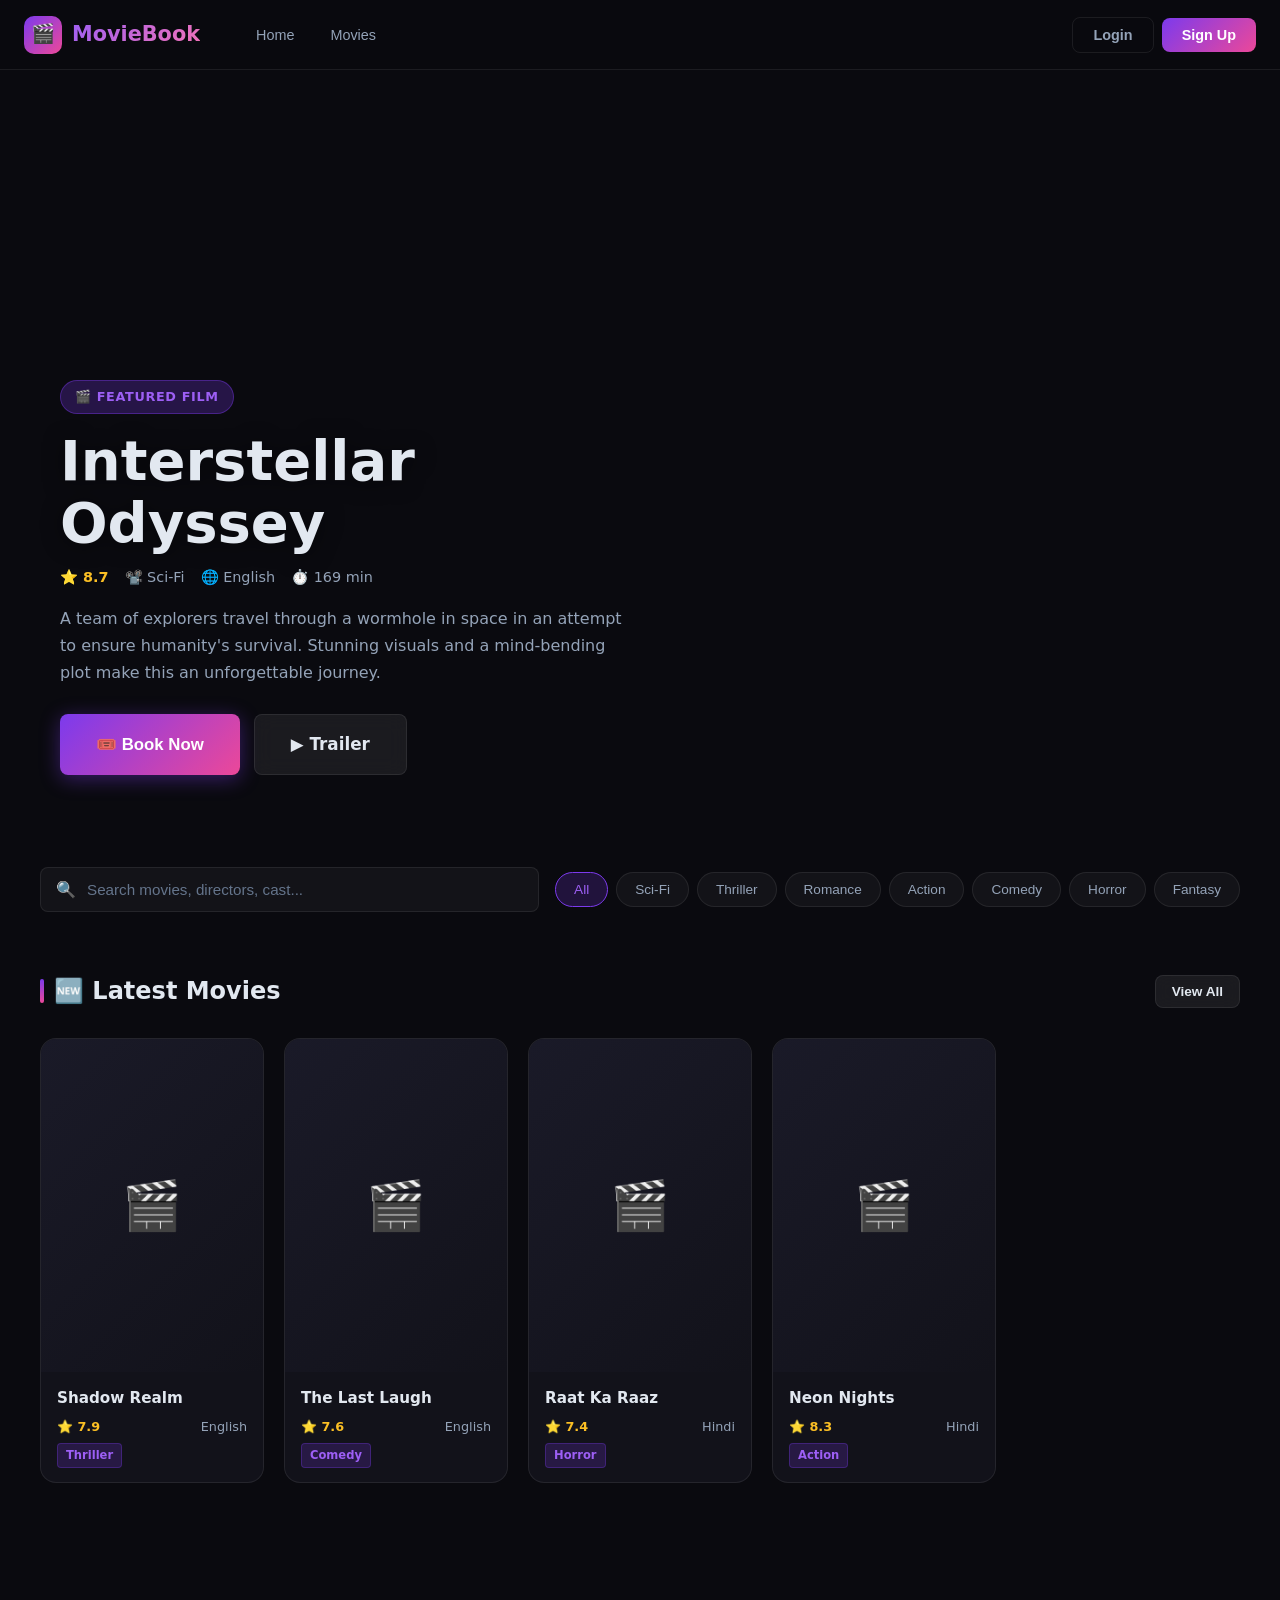
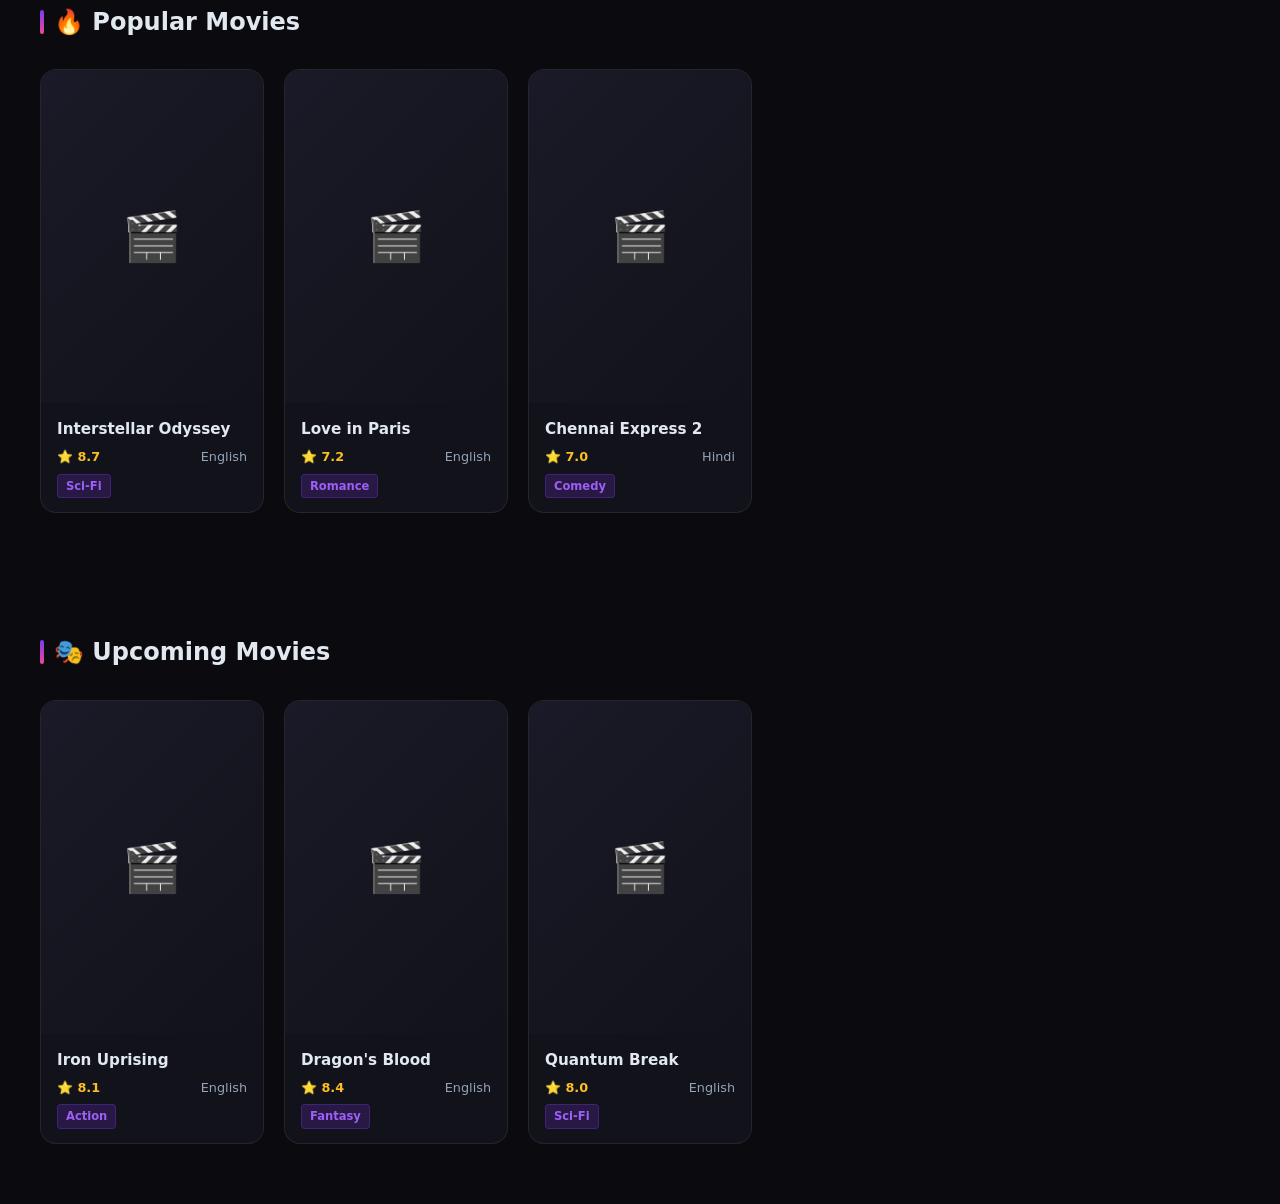
<file: frontend/index.html>
<!DOCTYPE html>
<html lang="en">
<head>
  <meta charset="UTF-8">
  <meta name="viewport" content="width=device-width, initial-scale=1.0">
  <title>MovieBook — Cinema Ticket Booking</title>
  <meta name="description" content="Book movie tickets online at the best cinemas near you.">
  <link rel="icon" href="data:image/svg+xml,<svg xmlns='http://www.w3.org/2000/svg' viewBox='0 0 100 100'><text y='.9em' font-size='90'>🎬</text></svg>">
  <link rel="stylesheet" href="css/styles.css">
</head>
<body>

<!-- Loading overlay -->
<div id="loading-overlay">
  <div style="text-align:center">
    <div class="loader-ring" style="margin:0 auto 16px"></div>
    <div style="font-size:1.1rem;font-weight:700;background:linear-gradient(135deg,#9d5ff5,#f472b6);-webkit-background-clip:text;-webkit-text-fill-color:transparent;background-clip:text">MovieBook</div>
  </div>
</div>

<!-- Toast container -->
<div id="toast-container"></div>

<!-- Navbar -->
<header id="navbar"></header>

<!-- Main SPA container -->
<main id="app"></main>

<!-- Scripts -->
<script src="js/config.js"></script>
<script src="js/movies-data.js"></script>
<script src="js/app.js"></script>

</body>
</html>
</file>
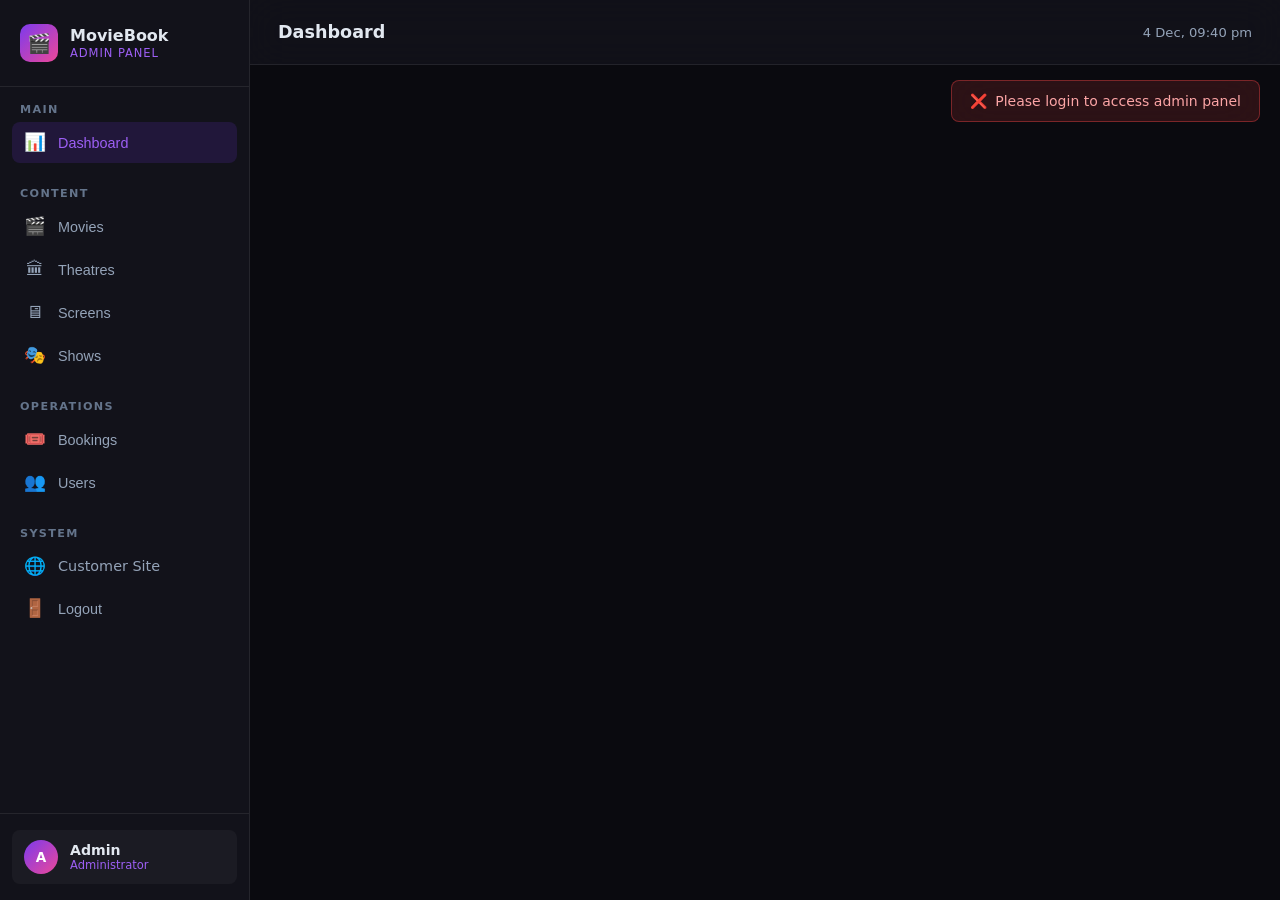
<file: frontend/admin.html>
<!DOCTYPE html>
<html lang="en">
<head>
  <meta charset="UTF-8">
  <meta name="viewport" content="width=device-width, initial-scale=1.0">
  <title>Admin — MovieBook</title>
  <link rel="icon" href="data:image/svg+xml,<svg xmlns='http://www.w3.org/2000/svg' viewBox='0 0 100 100'><text y='.9em' font-size='90'>⚙️</text></svg>">
  <link rel="stylesheet" href="css/admin.css">
</head>
<body>

<!-- Toast -->
<div id="toast-container"></div>

<!-- Sidebar -->
<aside class="sidebar" id="sidebar">
  <div class="sidebar-logo">
    <div class="logo-icon">🎬</div>
    <div>
      <div class="logo-text">MovieBook</div>
      <div class="logo-sub">Admin Panel</div>
    </div>
  </div>

  <nav class="sidebar-nav">
    <div class="nav-section">
      <div class="nav-section-label">Main</div>
      <button class="sidebar-link active" data-section="dashboard">
        <span class="link-icon">📊</span> Dashboard
      </button>
    </div>
    <div class="nav-section">
      <div class="nav-section-label">Content</div>
      <button class="sidebar-link" data-section="movies">
        <span class="link-icon">🎬</span> Movies
      </button>
      <button class="sidebar-link" data-section="theatres">
        <span class="link-icon">🏛</span> Theatres
      </button>
      <button class="sidebar-link" data-section="screens">
        <span class="link-icon">🖥</span> Screens
      </button>
      <button class="sidebar-link" data-section="shows">
        <span class="link-icon">🎭</span> Shows
      </button>
    </div>
    <div class="nav-section">
      <div class="nav-section-label">Operations</div>
      <button class="sidebar-link" data-section="bookings">
        <span class="link-icon">🎟️</span> Bookings
      </button>
      <button class="sidebar-link" data-section="users">
        <span class="link-icon">👥</span> Users
      </button>
    </div>
    <div class="nav-section">
      <div class="nav-section-label">System</div>
      <a href="index.html" class="sidebar-link">
        <span class="link-icon">🌐</span> Customer Site
      </a>
      <button class="sidebar-link" onclick="adminLogout()">
        <span class="link-icon">🚪</span> Logout
      </button>
    </div>
  </nav>

  <div class="sidebar-footer">
    <div class="sidebar-user">
      <div class="sidebar-avatar" id="sidebar-avatar">A</div>
      <div>
        <div class="sidebar-user-name" id="sidebar-user-name">Admin</div>
        <div class="sidebar-user-role">Administrator</div>
      </div>
    </div>
  </div>
</aside>

<!-- Main Content -->
<div class="main-content">
  <div class="topbar">
    <button class="btn btn-outline btn-sm" style="display:none" id="sidebar-toggle" onclick="toggleSidebar()">☰</button>
    <span class="topbar-title">Dashboard</span>
    <div class="topbar-spacer"></div>
    <div class="topbar-actions">
      <span style="font-size:0.82rem;color:var(--text-muted)" id="topbar-time"></span>
    </div>
  </div>
  <div id="admin-content">
    <!-- Dynamic content loaded by admin.js -->
  </div>
</div>

<!-- Modal -->
<div class="modal-overlay hidden" id="modal-overlay" onclick="handleModalOverlayClick(event)">
  <div class="modal modal-lg" onclick="event.stopPropagation()">
    <div class="modal-header">
      <span class="modal-title" id="modal-title">Title</span>
      <button class="modal-close" onclick="closeModal()">✕</button>
    </div>
    <div class="modal-body" id="modal-body"></div>
    <div class="modal-footer" id="modal-footer"></div>
  </div>
</div>

<script src="js/config.js"></script>
<script src="js/admin.js"></script>
<script>
  // Close modal when clicking overlay
  function handleModalOverlayClick(e) {
    if (e.target === document.getElementById('modal-overlay')) closeModal();
  }

  // Logout
  async function adminLogout() {
    const token = localStorage.getItem('mb_token');
    if (token) {
      try {
        await fetch(`${API_BASE_URL}/auth/logout/`, {
          method: 'POST',
          headers: { 'Authorization': `Bearer ${token}`, 'Content-Type': 'application/json' }
        });
      } catch(e) {}
    }
    localStorage.removeItem('mb_token');
    localStorage.removeItem('mb_user');
    window.location.href = 'index.html#/login';
  }

  // Toggle sidebar on mobile
  function toggleSidebar() {
    document.getElementById('sidebar').classList.toggle('open');
  }

  // Show current time in topbar
  function updateClock() {
    const el = document.getElementById('topbar-time');
    if (el) el.textContent = new Date().toLocaleString('en-IN', { hour: '2-digit', minute: '2-digit', day: 'numeric', month: 'short' });
  }
  updateClock();
  setInterval(updateClock, 60000);

  // Responsive sidebar toggle
  if (window.innerWidth <= 768) {
    document.getElementById('sidebar-toggle').style.display = 'block';
  }
</script>
</body>
</html>
</file>
<file: frontend/css/styles.css>
/* ═══════════════════════════════════════════════════════════════
   styles.css — MovieBook Customer Frontend
   Theme: Dark cinema aesthetic with glassmorphism
   Colors: bg=#0a0a0f | primary=#7c3aed | secondary=#ec4899
   ═══════════════════════════════════════════════════════════════ */

/* ── Reset & Base ─────────────────────────────────────────────── */
*, *::before, *::after { box-sizing: border-box; margin: 0; padding: 0; }

:root {
  --bg: #0a0a0f;
  --bg-2: #12121a;
  --bg-3: #1a1a28;
  --primary: #7c3aed;
  --primary-light: #9d5ff5;
  --primary-dark: #5b21b6;
  --secondary: #ec4899;
  --secondary-light: #f472b6;
  --text: #e2e8f0;
  --text-muted: #94a3b8;
  --text-dim: #64748b;
  --glass: rgba(255,255,255,0.04);
  --glass-border: rgba(255,255,255,0.08);
  --glass-hover: rgba(255,255,255,0.08);
  --success: #10b981;
  --warning: #f59e0b;
  --error: #ef4444;
  --gold: #fbbf24;
  --radius: 16px;
  --radius-sm: 8px;
  --radius-lg: 24px;
  --shadow: 0 8px 32px rgba(0,0,0,0.4);
  --shadow-glow: 0 0 30px rgba(124,58,237,0.3);
  --transition: 0.3s cubic-bezier(0.4, 0, 0.2, 1);
}

html { scroll-behavior: smooth; }

body {
  background: var(--bg);
  color: var(--text);
  font-family: 'Segoe UI', system-ui, -apple-system, sans-serif;
  line-height: 1.6;
  min-height: 100vh;
  overflow-x: hidden;
}

/* Scrollbar */
::-webkit-scrollbar { width: 6px; }
::-webkit-scrollbar-track { background: var(--bg-2); }
::-webkit-scrollbar-thumb { background: var(--primary); border-radius: 3px; }

/* ── Loading Overlay ──────────────────────────────────────────── */
#loading-overlay {
  position: fixed;
  inset: 0;
  background: var(--bg);
  display: flex;
  align-items: center;
  justify-content: center;
  z-index: 9999;
  transition: opacity 0.5s, visibility 0.5s;
}
#loading-overlay.hidden { opacity: 0; visibility: hidden; pointer-events: none; }

.loader-ring {
  width: 60px; height: 60px;
  border: 3px solid var(--glass-border);
  border-top-color: var(--primary);
  border-right-color: var(--secondary);
  border-radius: 50%;
  animation: spin 0.8s linear infinite;
}
@keyframes spin { to { transform: rotate(360deg); } }

/* ── Toast Notifications ──────────────────────────────────────── */
#toast-container {
  position: fixed;
  top: 90px; right: 20px;
  z-index: 10000;
  display: flex;
  flex-direction: column;
  gap: 10px;
  pointer-events: none;
}

.toast {
  padding: 14px 20px;
  border-radius: var(--radius-sm);
  backdrop-filter: blur(20px);
  border: 1px solid var(--glass-border);
  font-size: 0.9rem;
  font-weight: 500;
  max-width: 340px;
  pointer-events: all;
  animation: slideIn 0.3s ease forwards;
  display: flex;
  align-items: center;
  gap: 10px;
}
.toast.success { background: rgba(16,185,129,0.15); border-color: rgba(16,185,129,0.4); color: #6ee7b7; }
.toast.error   { background: rgba(239,68,68,0.15);  border-color: rgba(239,68,68,0.4);  color: #fca5a5; }
.toast.info    { background: rgba(124,58,237,0.15); border-color: rgba(124,58,237,0.4); color: #c4b5fd; }
.toast.warning { background: rgba(245,158,11,0.15); border-color: rgba(245,158,11,0.4); color: #fde68a; }
.toast.fadeOut { animation: fadeOut 0.3s ease forwards; }

@keyframes slideIn  { from { transform: translateX(120%); opacity: 0; } to { transform: translateX(0); opacity: 1; } }
@keyframes fadeOut  { to   { transform: translateX(120%); opacity: 0; } }

/* ── Navbar ───────────────────────────────────────────────────── */
#navbar {
  position: fixed;
  top: 0; left: 0; right: 0;
  z-index: 1000;
  height: 70px;
  background: rgba(10,10,15,0.85);
  backdrop-filter: blur(20px);
  border-bottom: 1px solid var(--glass-border);
  display: flex;
  align-items: center;
  padding: 0 24px;
  gap: 20px;
}

.nav-brand {
  display: flex;
  align-items: center;
  gap: 10px;
  text-decoration: none;
  cursor: pointer;
}
.nav-brand-icon {
  width: 38px; height: 38px;
  background: linear-gradient(135deg, var(--primary), var(--secondary));
  border-radius: 10px;
  display: flex;
  align-items: center;
  justify-content: center;
  font-size: 1.2rem;
}
.nav-brand-text {
  font-size: 1.3rem;
  font-weight: 700;
  background: linear-gradient(135deg, var(--primary-light), var(--secondary-light));
  -webkit-background-clip: text;
  -webkit-text-fill-color: transparent;
  background-clip: text;
}

.nav-links {
  display: flex;
  align-items: center;
  gap: 4px;
  margin-left: 20px;
}
.nav-link {
  padding: 8px 16px;
  border-radius: var(--radius-sm);
  color: var(--text-muted);
  text-decoration: none;
  font-size: 0.9rem;
  font-weight: 500;
  cursor: pointer;
  transition: var(--transition);
  border: none;
  background: none;
}
.nav-link:hover, .nav-link.active {
  color: var(--text);
  background: var(--glass);
}

.nav-spacer { flex: 1; }

.nav-actions { display: flex; align-items: center; gap: 8px; }

.nav-btn {
  padding: 9px 20px;
  border-radius: var(--radius-sm);
  font-size: 0.9rem;
  font-weight: 600;
  cursor: pointer;
  transition: var(--transition);
  border: none;
  text-decoration: none;
}
.nav-btn-outline {
  background: transparent;
  border: 1px solid var(--glass-border);
  color: var(--text-muted);
}
.nav-btn-outline:hover { border-color: var(--primary); color: var(--primary-light); }
.nav-btn-primary {
  background: linear-gradient(135deg, var(--primary), var(--secondary));
  color: white;
}
.nav-btn-primary:hover { opacity: 0.9; transform: translateY(-1px); }

.nav-user {
  display: flex;
  align-items: center;
  gap: 10px;
  padding: 6px 12px;
  border-radius: var(--radius-sm);
  background: var(--glass);
  border: 1px solid var(--glass-border);
}
.nav-avatar {
  width: 32px; height: 32px;
  border-radius: 50%;
  background: linear-gradient(135deg, var(--primary), var(--secondary));
  display: flex;
  align-items: center;
  justify-content: center;
  font-weight: 700;
  font-size: 0.85rem;
  color: white;
}
.nav-user-name { font-size: 0.9rem; font-weight: 500; }

.nav-hamburger {
  display: none;
  flex-direction: column;
  gap: 5px;
  cursor: pointer;
  padding: 5px;
  background: none;
  border: none;
}
.nav-hamburger span {
  display: block;
  width: 22px; height: 2px;
  background: var(--text);
  border-radius: 2px;
  transition: var(--transition);
}

/* ── Page Container ───────────────────────────────────────────── */
#app {
  margin-top: 70px;
  min-height: calc(100vh - 70px);
}

/* ── Hero Section ─────────────────────────────────────────────── */
.hero {
  position: relative;
  height: 85vh;
  min-height: 500px;
  display: flex;
  align-items: flex-end;
  overflow: hidden;
}
.hero-bg {
  position: absolute;
  inset: 0;
  background-size: cover;
  background-position: center;
  filter: brightness(0.35);
  transition: background-image 1s ease;
}
.hero-gradient {
  position: absolute;
  inset: 0;
  background: linear-gradient(
    to top,
    var(--bg) 0%,
    rgba(10,10,15,0.6) 40%,
    transparent 100%
  );
}
.hero-content {
  position: relative;
  z-index: 1;
  padding: 60px 60px 60px;
  max-width: 700px;
}
.hero-badge {
  display: inline-flex;
  align-items: center;
  gap: 6px;
  padding: 6px 14px;
  border-radius: 20px;
  background: rgba(124,58,237,0.25);
  border: 1px solid rgba(124,58,237,0.4);
  color: var(--primary-light);
  font-size: 0.8rem;
  font-weight: 600;
  letter-spacing: 0.05em;
  text-transform: uppercase;
  margin-bottom: 16px;
}
.hero-title {
  font-size: clamp(2rem, 5vw, 3.5rem);
  font-weight: 800;
  line-height: 1.1;
  margin-bottom: 12px;
  text-shadow: 0 2px 20px rgba(0,0,0,0.5);
}
.hero-meta {
  display: flex;
  align-items: center;
  gap: 16px;
  margin-bottom: 16px;
  flex-wrap: wrap;
}
.hero-meta-item {
  display: flex;
  align-items: center;
  gap: 5px;
  font-size: 0.9rem;
  color: var(--text-muted);
}
.hero-rating { color: var(--gold); font-weight: 700; }
.hero-description {
  font-size: 1rem;
  color: var(--text-muted);
  line-height: 1.7;
  margin-bottom: 28px;
  display: -webkit-box;
  -webkit-line-clamp: 3;
  -webkit-box-orient: vertical;
  overflow: hidden;
}
.hero-actions { display: flex; gap: 14px; flex-wrap: wrap; }

/* ── Buttons ──────────────────────────────────────────────────── */
.btn {
  display: inline-flex;
  align-items: center;
  gap: 8px;
  padding: 13px 28px;
  border-radius: var(--radius-sm);
  font-size: 0.95rem;
  font-weight: 600;
  cursor: pointer;
  transition: var(--transition);
  border: none;
  text-decoration: none;
  white-space: nowrap;
}
.btn-primary {
  background: linear-gradient(135deg, var(--primary), var(--secondary));
  color: white;
  box-shadow: 0 4px 20px rgba(124,58,237,0.4);
}
.btn-primary:hover { opacity: 0.92; transform: translateY(-2px); box-shadow: 0 6px 30px rgba(124,58,237,0.5); }
.btn-outline {
  background: rgba(255,255,255,0.07);
  border: 1px solid var(--glass-border);
  color: var(--text);
  backdrop-filter: blur(10px);
}
.btn-outline:hover { background: rgba(255,255,255,0.12); border-color: rgba(255,255,255,0.2); }
.btn-ghost { background: transparent; color: var(--text-muted); }
.btn-ghost:hover { color: var(--text); background: var(--glass); }
.btn-danger { background: rgba(239,68,68,0.15); border: 1px solid rgba(239,68,68,0.3); color: #fca5a5; }
.btn-danger:hover { background: rgba(239,68,68,0.25); }
.btn-sm { padding: 8px 16px; font-size: 0.85rem; }
.btn-lg { padding: 16px 36px; font-size: 1.05rem; }
.btn:disabled { opacity: 0.5; cursor: not-allowed; transform: none !important; }

/* ── Section ──────────────────────────────────────────────────── */
.section { padding: 60px 40px; }
.section-header {
  display: flex;
  align-items: center;
  justify-content: space-between;
  margin-bottom: 28px;
}
.section-title {
  font-size: 1.5rem;
  font-weight: 700;
  display: flex;
  align-items: center;
  gap: 10px;
}
.section-title::before {
  content: '';
  display: inline-block;
  width: 4px;
  height: 24px;
  background: linear-gradient(to bottom, var(--primary), var(--secondary));
  border-radius: 2px;
}

/* ── Search & Filters ─────────────────────────────────────────── */
.search-filters {
  padding: 32px 40px 0;
  display: flex;
  gap: 16px;
  flex-wrap: wrap;
  align-items: center;
}

.search-box {
  flex: 1;
  min-width: 220px;
  position: relative;
}
.search-box input {
  width: 100%;
  padding: 13px 20px 13px 46px;
  background: var(--glass);
  border: 1px solid var(--glass-border);
  border-radius: var(--radius-sm);
  color: var(--text);
  font-size: 0.95rem;
  outline: none;
  transition: var(--transition);
}
.search-box input:focus { border-color: var(--primary); background: var(--glass-hover); }
.search-box input::placeholder { color: var(--text-dim); }
.search-icon {
  position: absolute;
  left: 16px;
  top: 50%;
  transform: translateY(-50%);
  color: var(--text-dim);
  font-size: 1rem;
}

.genre-filters {
  display: flex;
  gap: 8px;
  flex-wrap: wrap;
}
.genre-btn {
  padding: 9px 18px;
  border-radius: 20px;
  border: 1px solid var(--glass-border);
  background: var(--glass);
  color: var(--text-muted);
  font-size: 0.85rem;
  font-weight: 500;
  cursor: pointer;
  transition: var(--transition);
}
.genre-btn:hover, .genre-btn.active {
  background: rgba(124,58,237,0.2);
  border-color: var(--primary);
  color: var(--primary-light);
}

/* ── Movie Cards ──────────────────────────────────────────────── */
.movies-grid {
  display: grid;
  grid-template-columns: repeat(auto-fill, minmax(200px, 1fr));
  gap: 20px;
}

.movie-card {
  background: var(--bg-2);
  border-radius: var(--radius);
  overflow: hidden;
  border: 1px solid var(--glass-border);
  transition: var(--transition);
  cursor: pointer;
  position: relative;
}
.movie-card:hover {
  transform: translateY(-6px);
  border-color: rgba(124,58,237,0.4);
  box-shadow: 0 20px 40px rgba(0,0,0,0.4), 0 0 0 1px rgba(124,58,237,0.2);
}
.movie-card:hover .card-overlay { opacity: 1; }

.movie-poster {
  width: 100%;
  aspect-ratio: 2/3;
  object-fit: cover;
  display: block;
  background: var(--bg-3);
}
.movie-poster-placeholder {
  width: 100%;
  aspect-ratio: 2/3;
  background: linear-gradient(135deg, var(--bg-3), var(--bg-2));
  display: flex;
  align-items: center;
  justify-content: center;
  font-size: 3rem;
  color: var(--text-dim);
}

.card-overlay {
  position: absolute;
  inset: 0;
  background: linear-gradient(to top, rgba(0,0,0,0.9) 0%, transparent 50%);
  opacity: 0;
  transition: var(--transition);
  display: flex;
  align-items: flex-end;
  padding: 16px;
}
.card-overlay-btn {
  width: 100%;
  padding: 10px;
  background: linear-gradient(135deg, var(--primary), var(--secondary));
  color: white;
  border: none;
  border-radius: var(--radius-sm);
  font-weight: 600;
  font-size: 0.9rem;
  cursor: pointer;
  transition: var(--transition);
}
.card-overlay-btn:hover { opacity: 0.9; }

.movie-card-info {
  padding: 14px 16px;
}
.movie-card-title {
  font-size: 0.95rem;
  font-weight: 700;
  margin-bottom: 6px;
  white-space: nowrap;
  overflow: hidden;
  text-overflow: ellipsis;
}
.movie-card-meta {
  display: flex;
  align-items: center;
  justify-content: space-between;
  font-size: 0.8rem;
  color: var(--text-muted);
}
.movie-card-rating {
  display: flex;
  align-items: center;
  gap: 4px;
  color: var(--gold);
  font-weight: 600;
}
.movie-card-badge {
  display: inline-block;
  padding: 2px 8px;
  border-radius: 4px;
  font-size: 0.72rem;
  font-weight: 600;
  background: rgba(124,58,237,0.2);
  color: var(--primary-light);
  border: 1px solid rgba(124,58,237,0.3);
  margin-top: 6px;
}

/* ── Movie Details Page ───────────────────────────────────────── */
.movie-banner {
  height: 50vh;
  min-height: 300px;
  position: relative;
  overflow: hidden;
}
.movie-banner-img {
  width: 100%;
  height: 100%;
  object-fit: cover;
  filter: brightness(0.3);
}
.movie-banner-gradient {
  position: absolute;
  inset: 0;
  background: linear-gradient(to top, var(--bg) 0%, rgba(10,10,15,0.4) 60%, transparent 100%);
}

.movie-details-layout {
  display: grid;
  grid-template-columns: 250px 1fr;
  gap: 40px;
  padding: 0 40px 60px;
  margin-top: -120px;
  position: relative;
  z-index: 2;
}

.movie-poster-large {
  width: 250px;
  border-radius: var(--radius);
  box-shadow: var(--shadow);
  border: 2px solid var(--glass-border);
  object-fit: cover;
  aspect-ratio: 2/3;
}
.movie-poster-placeholder-lg {
  width: 250px;
  aspect-ratio: 2/3;
  border-radius: var(--radius);
  background: var(--bg-3);
  display: flex;
  align-items: center;
  justify-content: center;
  font-size: 4rem;
  border: 2px solid var(--glass-border);
}

.movie-info h1 { font-size: 2.2rem; font-weight: 800; margin-bottom: 12px; margin-top: 120px; }

.movie-tags {
  display: flex;
  flex-wrap: wrap;
  gap: 8px;
  margin-bottom: 20px;
}
.movie-tag {
  padding: 5px 14px;
  border-radius: 20px;
  font-size: 0.82rem;
  font-weight: 600;
  background: var(--glass);
  border: 1px solid var(--glass-border);
  color: var(--text-muted);
}
.movie-tag.primary { background: rgba(124,58,237,0.2); border-color: rgba(124,58,237,0.4); color: var(--primary-light); }
.movie-tag.secondary { background: rgba(236,72,153,0.2); border-color: rgba(236,72,153,0.4); color: var(--secondary-light); }
.movie-tag.gold { background: rgba(251,191,36,0.15); border-color: rgba(251,191,36,0.4); color: var(--gold); }

.movie-description { color: var(--text-muted); line-height: 1.8; margin-bottom: 24px; font-size: 0.95rem; }

.movie-meta-grid {
  display: grid;
  grid-template-columns: repeat(auto-fill, minmax(160px, 1fr));
  gap: 14px;
  margin-bottom: 28px;
}
.meta-item { display: flex; flex-direction: column; gap: 2px; }
.meta-label { font-size: 0.75rem; color: var(--text-dim); text-transform: uppercase; letter-spacing: 0.08em; }
.meta-value { font-size: 0.95rem; font-weight: 600; }

/* ── Showtimes ────────────────────────────────────────────────── */
.showtimes-section { padding: 0 40px 60px; }
.showtime-theatre {
  background: var(--bg-2);
  border: 1px solid var(--glass-border);
  border-radius: var(--radius);
  padding: 24px;
  margin-bottom: 16px;
}
.theatre-name { font-size: 1.1rem; font-weight: 700; margin-bottom: 6px; }
.theatre-location { font-size: 0.85rem; color: var(--text-muted); margin-bottom: 16px; }
.showtime-slots { display: flex; flex-wrap: wrap; gap: 10px; }
.showtime-slot {
  padding: 10px 20px;
  background: var(--glass);
  border: 1px solid var(--glass-border);
  border-radius: var(--radius-sm);
  cursor: pointer;
  transition: var(--transition);
  text-align: center;
}
.showtime-slot:hover {
  background: rgba(124,58,237,0.2);
  border-color: var(--primary);
  color: var(--primary-light);
}
.slot-time { font-size: 0.95rem; font-weight: 700; display: block; }
.slot-type { font-size: 0.75rem; color: var(--text-muted); }
.slot-price { font-size: 0.8rem; color: var(--secondary-light); font-weight: 600; }

/* ── Seat Booking Page ────────────────────────────────────────── */
.booking-layout {
  display: grid;
  grid-template-columns: 1fr 320px;
  gap: 30px;
  padding: 30px 40px 60px;
  max-width: 1300px;
  margin: 0 auto;
}

.seat-container {
  background: var(--bg-2);
  border: 1px solid var(--glass-border);
  border-radius: var(--radius);
  padding: 30px;
}

.screen-label {
  text-align: center;
  margin-bottom: 40px;
}
.screen-visual {
  width: 70%;
  height: 8px;
  background: linear-gradient(90deg, transparent, var(--primary), var(--secondary), var(--primary), transparent);
  border-radius: 4px;
  margin: 0 auto 8px;
  box-shadow: 0 0 20px rgba(124,58,237,0.5);
}
.screen-text { font-size: 0.8rem; color: var(--text-dim); letter-spacing: 0.15em; text-transform: uppercase; }

.seat-legend {
  display: flex;
  justify-content: center;
  gap: 24px;
  margin-bottom: 30px;
  flex-wrap: wrap;
}
.legend-item { display: flex; align-items: center; gap: 8px; font-size: 0.85rem; color: var(--text-muted); }
.legend-seat {
  width: 20px; height: 20px;
  border-radius: 4px;
  display: inline-block;
}
.legend-available { background: var(--bg-3); border: 1px solid var(--glass-border); }
.legend-selected  { background: rgba(16,185,129,0.7); }
.legend-booked    { background: rgba(239,68,68,0.6); }

.seat-grid { overflow-x: auto; }
.seat-row {
  display: flex;
  align-items: center;
  gap: 6px;
  margin-bottom: 8px;
  justify-content: center;
}
.row-label {
  width: 22px;
  font-size: 0.8rem;
  color: var(--text-dim);
  font-weight: 600;
  text-align: center;
  flex-shrink: 0;
}
.seat {
  width: 34px;
  height: 30px;
  border-radius: 5px 5px 3px 3px;
  border: 1px solid rgba(255,255,255,0.1);
  background: var(--bg-3);
  cursor: pointer;
  transition: all 0.15s ease;
  font-size: 0.65rem;
  color: transparent;
  display: flex;
  align-items: center;
  justify-content: center;
  font-weight: 600;
  flex-shrink: 0;
  position: relative;
}
.seat::after {
  content: '';
  position: absolute;
  bottom: 0; left: 10%; right: 10%;
  height: 4px;
  background: rgba(255,255,255,0.08);
  border-radius: 2px;
}
.seat:hover:not(.booked) {
  transform: scale(1.12);
  border-color: var(--primary-light);
  background: rgba(124,58,237,0.3);
  z-index: 1;
}
.seat.selected {
  background: rgba(16,185,129,0.7);
  border-color: #10b981;
  color: white;
  transform: scale(1.05);
}
.seat.booked {
  background: rgba(239,68,68,0.4);
  border-color: rgba(239,68,68,0.5);
  cursor: not-allowed;
  opacity: 0.7;
}

/* ── Booking Summary ──────────────────────────────────────────── */
.booking-summary {
  background: var(--bg-2);
  border: 1px solid var(--glass-border);
  border-radius: var(--radius);
  padding: 24px;
  position: sticky;
  top: 90px;
  height: fit-content;
}
.summary-title { font-size: 1.1rem; font-weight: 700; margin-bottom: 20px; }
.summary-movie-poster {
  width: 100%;
  aspect-ratio: 16/9;
  object-fit: cover;
  border-radius: var(--radius-sm);
  margin-bottom: 16px;
}
.summary-item {
  display: flex;
  justify-content: space-between;
  align-items: flex-start;
  padding: 10px 0;
  border-bottom: 1px solid var(--glass-border);
  font-size: 0.9rem;
}
.summary-item:last-of-type { border-bottom: none; }
.summary-label { color: var(--text-muted); }
.summary-value { font-weight: 600; text-align: right; max-width: 60%; }
.summary-total {
  font-size: 1.2rem;
  font-weight: 800;
  color: var(--primary-light);
  padding-top: 16px;
  margin-top: 8px;
  border-top: 2px solid var(--primary);
}
.summary-seats {
  display: flex;
  flex-wrap: wrap;
  gap: 6px;
  margin-top: 6px;
}
.seat-tag {
  padding: 3px 10px;
  background: rgba(124,58,237,0.2);
  border: 1px solid rgba(124,58,237,0.4);
  border-radius: 4px;
  font-size: 0.8rem;
  font-weight: 600;
  color: var(--primary-light);
}

/* ── Booking Ticket / Receipt ─────────────────────────────────── */
.ticket-wrapper {
  max-width: 500px;
  margin: 40px auto;
  padding: 0 20px;
}

.ticket {
  background: var(--bg-2);
  border: 1px solid var(--glass-border);
  border-radius: var(--radius-lg);
  overflow: hidden;
  box-shadow: var(--shadow), var(--shadow-glow);
  position: relative;
}
.ticket::before {
  content: '';
  position: absolute;
  top: 0; left: 0; right: 0;
  height: 4px;
  background: linear-gradient(90deg, var(--primary), var(--secondary), var(--primary));
}

.ticket-header {
  padding: 28px 28px 20px;
  background: linear-gradient(135deg, rgba(124,58,237,0.1), rgba(236,72,153,0.05));
  border-bottom: 1px dashed var(--glass-border);
  text-align: center;
}
.ticket-brand {
  font-size: 0.75rem;
  letter-spacing: 0.2em;
  text-transform: uppercase;
  color: var(--primary-light);
  margin-bottom: 6px;
}
.ticket-movie-title { font-size: 1.5rem; font-weight: 800; margin-bottom: 4px; }
.ticket-movie-genre { font-size: 0.85rem; color: var(--text-muted); }

.ticket-body { padding: 24px 28px; }
.ticket-row {
  display: flex;
  justify-content: space-between;
  padding: 10px 0;
  border-bottom: 1px solid rgba(255,255,255,0.04);
  font-size: 0.9rem;
}
.ticket-row:last-child { border-bottom: none; }
.ticket-label { color: var(--text-dim); font-size: 0.8rem; text-transform: uppercase; letter-spacing: 0.06em; }
.ticket-value { font-weight: 600; }

.ticket-seats-section { padding: 20px 28px; background: rgba(124,58,237,0.05); }
.ticket-seats-label { font-size: 0.75rem; color: var(--text-dim); text-transform: uppercase; letter-spacing: 0.08em; margin-bottom: 10px; }
.ticket-seats { display: flex; flex-wrap: wrap; gap: 8px; }
.ticket-seat-chip {
  padding: 5px 14px;
  background: rgba(124,58,237,0.2);
  border: 1px solid rgba(124,58,237,0.4);
  border-radius: 6px;
  font-weight: 700;
  font-size: 0.9rem;
  color: var(--primary-light);
}

.ticket-footer {
  padding: 20px 28px;
  border-top: 1px dashed var(--glass-border);
  display: flex;
  justify-content: space-between;
  align-items: center;
}
.ticket-ref {
  display: flex;
  flex-direction: column;
  gap: 4px;
}
.ticket-ref-label { font-size: 0.72rem; color: var(--text-dim); text-transform: uppercase; letter-spacing: 0.1em; }
.ticket-ref-value { font-size: 1.1rem; font-weight: 800; color: var(--primary-light); letter-spacing: 0.05em; }

.ticket-barcode {
  display: flex;
  flex-direction: column;
  gap: 2px;
  align-items: flex-end;
}
.barcode-lines {
  display: flex;
  gap: 2px;
  height: 50px;
  align-items: stretch;
}
.barcode-line {
  background: var(--text-dim);
  border-radius: 1px;
  opacity: 0.7;
}

.ticket-total-row {
  display: flex;
  justify-content: space-between;
  align-items: center;
  padding: 16px 28px;
  background: linear-gradient(135deg, rgba(124,58,237,0.15), rgba(236,72,153,0.08));
}
.ticket-total-label { font-size: 0.85rem; color: var(--text-muted); }
.ticket-total-value { font-size: 1.4rem; font-weight: 800; color: var(--primary-light); }

/* ── Profile / Auth Pages ─────────────────────────────────────── */
.auth-page {
  display: flex;
  justify-content: center;
  align-items: center;
  min-height: calc(100vh - 70px);
  padding: 40px 20px;
}
.auth-card {
  width: 100%;
  max-width: 440px;
  background: var(--bg-2);
  border: 1px solid var(--glass-border);
  border-radius: var(--radius-lg);
  padding: 40px;
  box-shadow: var(--shadow);
}
.auth-title { font-size: 1.6rem; font-weight: 800; margin-bottom: 6px; }
.auth-subtitle { font-size: 0.9rem; color: var(--text-muted); margin-bottom: 28px; }

.form-group { margin-bottom: 18px; }
.form-label { display: block; font-size: 0.85rem; font-weight: 600; color: var(--text-muted); margin-bottom: 7px; }
.form-input {
  width: 100%;
  padding: 13px 16px;
  background: var(--glass);
  border: 1px solid var(--glass-border);
  border-radius: var(--radius-sm);
  color: var(--text);
  font-size: 0.95rem;
  outline: none;
  transition: var(--transition);
}
.form-input:focus { border-color: var(--primary); background: rgba(124,58,237,0.05); }
.form-input::placeholder { color: var(--text-dim); }
.form-input.error { border-color: var(--error); }
.form-error { font-size: 0.8rem; color: var(--error); margin-top: 4px; }

.auth-switch {
  margin-top: 20px;
  text-align: center;
  font-size: 0.9rem;
  color: var(--text-muted);
}
.auth-switch a { color: var(--primary-light); text-decoration: none; font-weight: 600; cursor: pointer; }
.auth-switch a:hover { text-decoration: underline; }

/* ── Profile Page ─────────────────────────────────────────────── */
.profile-layout {
  max-width: 900px;
  margin: 0 auto;
  padding: 40px;
}
.profile-header {
  display: flex;
  align-items: center;
  gap: 24px;
  padding: 30px;
  background: var(--bg-2);
  border: 1px solid var(--glass-border);
  border-radius: var(--radius);
  margin-bottom: 28px;
}
.profile-avatar {
  width: 72px;
  height: 72px;
  border-radius: 50%;
  background: linear-gradient(135deg, var(--primary), var(--secondary));
  display: flex;
  align-items: center;
  justify-content: center;
  font-size: 1.8rem;
  font-weight: 700;
  color: white;
  flex-shrink: 0;
}
.profile-name { font-size: 1.4rem; font-weight: 700; }
.profile-email { color: var(--text-muted); font-size: 0.9rem; margin-top: 4px; }
.profile-badge {
  display: inline-flex;
  align-items: center;
  gap: 5px;
  padding: 4px 12px;
  border-radius: 20px;
  font-size: 0.75rem;
  font-weight: 600;
  margin-top: 6px;
}
.badge-admin { background: rgba(124,58,237,0.2); border: 1px solid rgba(124,58,237,0.4); color: var(--primary-light); }
.badge-active { background: rgba(16,185,129,0.15); border: 1px solid rgba(16,185,129,0.4); color: #6ee7b7; }
.badge-blocked { background: rgba(239,68,68,0.15); border: 1px solid rgba(239,68,68,0.4); color: #fca5a5; }

/* ── Booking Cards ────────────────────────────────────────────── */
.bookings-tabs {
  display: flex;
  gap: 4px;
  margin-bottom: 24px;
  background: var(--bg-2);
  border: 1px solid var(--glass-border);
  border-radius: var(--radius-sm);
  padding: 4px;
  width: fit-content;
}
.tab-btn {
  padding: 9px 20px;
  border-radius: 6px;
  font-size: 0.88rem;
  font-weight: 600;
  cursor: pointer;
  transition: var(--transition);
  border: none;
  background: transparent;
  color: var(--text-muted);
}
.tab-btn.active { background: var(--primary); color: white; }

.booking-card {
  background: var(--bg-2);
  border: 1px solid var(--glass-border);
  border-radius: var(--radius);
  padding: 20px;
  display: flex;
  gap: 20px;
  margin-bottom: 16px;
  transition: var(--transition);
}
.booking-card:hover { border-color: rgba(124,58,237,0.3); }
.booking-card-poster {
  width: 80px;
  height: 110px;
  object-fit: cover;
  border-radius: var(--radius-sm);
  flex-shrink: 0;
}
.booking-card-poster-placeholder {
  width: 80px;
  height: 110px;
  background: var(--bg-3);
  border-radius: var(--radius-sm);
  display: flex;
  align-items: center;
  justify-content: center;
  font-size: 1.5rem;
  flex-shrink: 0;
}
.booking-card-info { flex: 1; }
.booking-card-title { font-size: 1.05rem; font-weight: 700; margin-bottom: 8px; }
.booking-card-meta { display: flex; flex-wrap: wrap; gap: 12px; margin-bottom: 10px; }
.booking-meta-item { font-size: 0.85rem; color: var(--text-muted); display: flex; align-items: center; gap: 5px; }
.booking-status {
  display: inline-flex;
  align-items: center;
  gap: 5px;
  padding: 3px 10px;
  border-radius: 12px;
  font-size: 0.78rem;
  font-weight: 600;
}
.status-confirmed { background: rgba(16,185,129,0.15); border: 1px solid rgba(16,185,129,0.4); color: #6ee7b7; }
.status-cancelled { background: rgba(239,68,68,0.15); border: 1px solid rgba(239,68,68,0.4); color: #fca5a5; }
.status-completed { background: rgba(124,58,237,0.15); border: 1px solid rgba(124,58,237,0.4); color: var(--primary-light); }

.booking-card-actions { display: flex; align-items: flex-end; flex-direction: column; justify-content: space-between; gap: 10px; }
.booking-card-total { font-size: 1.1rem; font-weight: 800; color: var(--primary-light); }
.booking-card-ref { font-size: 0.75rem; color: var(--text-dim); }

/* ── Glass Cards ──────────────────────────────────────────────── */
.glass-card {
  background: var(--glass);
  border: 1px solid var(--glass-border);
  border-radius: var(--radius);
  backdrop-filter: blur(10px);
  padding: 24px;
}

/* ── Empty State ──────────────────────────────────────────────── */
.empty-state {
  text-align: center;
  padding: 60px 20px;
  color: var(--text-muted);
}
.empty-state-icon { font-size: 3.5rem; margin-bottom: 16px; opacity: 0.5; }
.empty-state-text { font-size: 1rem; margin-bottom: 8px; }
.empty-state-sub { font-size: 0.875rem; color: var(--text-dim); }

/* ── Spinner ──────────────────────────────────────────────────── */
.spinner {
  display: inline-block;
  width: 20px; height: 20px;
  border: 2px solid rgba(255,255,255,0.2);
  border-top-color: white;
  border-radius: 50%;
  animation: spin 0.6s linear infinite;
}

/* ── Error Page ───────────────────────────────────────────────── */
.error-page {
  display: flex;
  flex-direction: column;
  align-items: center;
  justify-content: center;
  min-height: 50vh;
  text-align: center;
  padding: 40px;
}
.error-code { font-size: 6rem; font-weight: 900; opacity: 0.1; line-height: 1; }
.error-message { font-size: 1.3rem; font-weight: 600; margin-bottom: 8px; }
.error-sub { color: var(--text-muted); margin-bottom: 24px; }

/* ── Responsive ───────────────────────────────────────────────── */
@media (max-width: 900px) {
  .booking-layout { grid-template-columns: 1fr; }
  .movie-details-layout { grid-template-columns: 1fr; }
  .movie-poster-large, .movie-poster-placeholder-lg { width: 180px; margin: 0 auto; }
  .movie-info h1 { margin-top: 20px; }
}

@media (max-width: 768px) {
  .hero-content { padding: 40px 24px; }
  .hero-title { font-size: 1.8rem; }
  .section { padding: 40px 20px; }
  .search-filters { padding: 24px 20px 0; }
  .movies-grid { grid-template-columns: repeat(auto-fill, minmax(150px, 1fr)); gap: 14px; }
  .movie-details-layout { padding: 0 20px 40px; }
  .showtimes-section { padding: 0 20px 40px; }
  .booking-layout { padding: 20px 16px 40px; }
  .profile-layout { padding: 20px; }
  .nav-links { display: none; }
  .nav-hamburger { display: flex; }
  .booking-card { flex-direction: column; }
  .booking-card-actions { flex-direction: row; align-items: center; }
}

@media (max-width: 480px) {
  .hero { height: 70vh; }
  .hero-actions .btn { width: 100%; justify-content: center; }
  .hero-actions { flex-direction: column; }
  .auth-card { padding: 28px 20px; }
  .movies-grid { grid-template-columns: repeat(2, 1fr); }
}

/* ── Animations ───────────────────────────────────────────────── */
@keyframes fadeIn { from { opacity: 0; transform: translateY(10px); } to { opacity: 1; transform: translateY(0); } }
@keyframes pulse { 0%, 100% { opacity: 1; } 50% { opacity: 0.5; } }

.fade-in { animation: fadeIn 0.4s ease forwards; }

.skeleton {
  background: linear-gradient(90deg, var(--bg-3) 25%, var(--bg-2) 50%, var(--bg-3) 75%);
  background-size: 200% 100%;
  animation: shimmer 1.5s infinite;
  border-radius: var(--radius-sm);
}
@keyframes shimmer { 0% { background-position: 200% 0; } 100% { background-position: -200% 0; } }

/* ── Print Styles (for ticket printing) ──────────────────────── */
@media print {
  #navbar, #toast-container, .no-print { display: none !important; }
  body { background: white; color: black; }
  .ticket { box-shadow: none; border: 2px solid #333; }
}
</file>
<file: frontend/css/admin.css>
/* ═══════════════════════════════════════════════════════════════
   admin.css — MovieBook Admin Dashboard
   ═══════════════════════════════════════════════════════════════ */

:root {
  --bg: #0a0a0f;
  --bg-2: #12121a;
  --bg-3: #1a1a28;
  --primary: #7c3aed;
  --primary-light: #9d5ff5;
  --primary-dark: #5b21b6;
  --secondary: #ec4899;
  --secondary-light: #f472b6;
  --text: #e2e8f0;
  --text-muted: #94a3b8;
  --text-dim: #64748b;
  --glass: rgba(255,255,255,0.04);
  --glass-border: rgba(255,255,255,0.08);
  --glass-hover: rgba(255,255,255,0.08);
  --success: #10b981;
  --warning: #f59e0b;
  --error: #ef4444;
  --gold: #fbbf24;
  --sidebar-w: 250px;
  --radius: 12px;
  --radius-sm: 8px;
  --transition: 0.25s ease;
}

*, *::before, *::after { box-sizing: border-box; margin: 0; padding: 0; }

body {
  background: var(--bg);
  color: var(--text);
  font-family: 'Segoe UI', system-ui, -apple-system, sans-serif;
  display: flex;
  min-height: 100vh;
  font-size: 14px;
}

/* ── Sidebar ──────────────────────────────────────────────────── */
.sidebar {
  width: var(--sidebar-w);
  background: var(--bg-2);
  border-right: 1px solid var(--glass-border);
  display: flex;
  flex-direction: column;
  position: fixed;
  top: 0; left: 0; bottom: 0;
  z-index: 200;
  transition: transform var(--transition);
}

.sidebar-logo {
  padding: 24px 20px;
  border-bottom: 1px solid var(--glass-border);
  display: flex;
  align-items: center;
  gap: 12px;
}
.logo-icon {
  width: 38px; height: 38px;
  background: linear-gradient(135deg, var(--primary), var(--secondary));
  border-radius: 10px;
  display: flex;
  align-items: center;
  justify-content: center;
  font-size: 1.2rem;
  flex-shrink: 0;
}
.logo-text { font-weight: 700; font-size: 1rem; line-height: 1.2; }
.logo-sub { font-size: 0.72rem; color: var(--primary-light); text-transform: uppercase; letter-spacing: 0.08em; }

.sidebar-nav { flex: 1; padding: 16px 12px; overflow-y: auto; }

.nav-section { margin-bottom: 24px; }
.nav-section-label {
  font-size: 0.7rem;
  font-weight: 700;
  color: var(--text-dim);
  text-transform: uppercase;
  letter-spacing: 0.12em;
  padding: 0 8px;
  margin-bottom: 6px;
}

.sidebar-link {
  display: flex;
  align-items: center;
  gap: 12px;
  padding: 10px 12px;
  border-radius: var(--radius-sm);
  color: var(--text-muted);
  text-decoration: none;
  font-size: 0.9rem;
  font-weight: 500;
  cursor: pointer;
  transition: var(--transition);
  border: none;
  background: none;
  width: 100%;
  text-align: left;
  margin-bottom: 2px;
}
.sidebar-link:hover { background: var(--glass); color: var(--text); }
.sidebar-link.active { background: rgba(124,58,237,0.15); color: var(--primary-light); }
.sidebar-link.active .link-icon { color: var(--primary-light); }
.link-icon { font-size: 1.1rem; width: 22px; text-align: center; }
.link-badge {
  margin-left: auto;
  padding: 2px 8px;
  border-radius: 10px;
  background: var(--primary);
  color: white;
  font-size: 0.7rem;
  font-weight: 700;
}

.sidebar-footer {
  padding: 16px 12px;
  border-top: 1px solid var(--glass-border);
}
.sidebar-user {
  display: flex;
  align-items: center;
  gap: 12px;
  padding: 10px 12px;
  border-radius: var(--radius-sm);
  background: var(--glass);
}
.sidebar-avatar {
  width: 34px; height: 34px;
  border-radius: 50%;
  background: linear-gradient(135deg, var(--primary), var(--secondary));
  display: flex;
  align-items: center;
  justify-content: center;
  font-weight: 700;
  font-size: 0.85rem;
  color: white;
  flex-shrink: 0;
}
.sidebar-user-name { font-size: 0.88rem; font-weight: 600; }
.sidebar-user-role { font-size: 0.72rem; color: var(--primary-light); }

/* ── Main Content ─────────────────────────────────────────────── */
.main-content {
  margin-left: var(--sidebar-w);
  flex: 1;
  display: flex;
  flex-direction: column;
  min-height: 100vh;
  overflow-x: hidden;
}

/* ── Top Bar ──────────────────────────────────────────────────── */
.topbar {
  height: 65px;
  background: rgba(18,18,26,0.9);
  border-bottom: 1px solid var(--glass-border);
  backdrop-filter: blur(20px);
  display: flex;
  align-items: center;
  padding: 0 28px;
  gap: 16px;
  position: sticky;
  top: 0;
  z-index: 100;
}
.topbar-title { font-size: 1.1rem; font-weight: 700; }
.topbar-spacer { flex: 1; }
.topbar-actions { display: flex; align-items: center; gap: 10px; }

/* ── Page Content ─────────────────────────────────────────────── */
#admin-content { padding: 28px; flex: 1; }

/* ── Stats Grid ───────────────────────────────────────────────── */
.stats-grid {
  display: grid;
  grid-template-columns: repeat(auto-fill, minmax(200px, 1fr));
  gap: 16px;
  margin-bottom: 28px;
}

.stat-card {
  background: var(--bg-2);
  border: 1px solid var(--glass-border);
  border-radius: var(--radius);
  padding: 20px;
  display: flex;
  align-items: flex-start;
  gap: 16px;
  transition: var(--transition);
  position: relative;
  overflow: hidden;
}
.stat-card::before {
  content: '';
  position: absolute;
  top: 0; left: 0;
  width: 3px;
  height: 100%;
  background: var(--stat-color, var(--primary));
}
.stat-card:hover { border-color: rgba(255,255,255,0.15); transform: translateY(-2px); }

.stat-icon {
  width: 46px; height: 46px;
  border-radius: var(--radius-sm);
  background: rgba(var(--stat-color-rgb, 124,58,237), 0.15);
  display: flex;
  align-items: center;
  justify-content: center;
  font-size: 1.3rem;
  flex-shrink: 0;
}
.stat-info { flex: 1; min-width: 0; }
.stat-value { font-size: 1.6rem; font-weight: 800; line-height: 1; }
.stat-label { font-size: 0.78rem; color: var(--text-muted); margin-top: 4px; }
.stat-sub { font-size: 0.75rem; color: var(--text-dim); margin-top: 6px; }

/* Color variants */
.stat-purple  { --stat-color: #7c3aed; }
.stat-pink    { --stat-color: #ec4899; }
.stat-blue    { --stat-color: #3b82f6; }
.stat-green   { --stat-color: #10b981; }
.stat-yellow  { --stat-color: #f59e0b; }
.stat-red     { --stat-color: #ef4444; }
.stat-cyan    { --stat-color: #06b6d4; }
.stat-orange  { --stat-color: #f97316; }

/* ── Section Card ─────────────────────────────────────────────── */
.section-card {
  background: var(--bg-2);
  border: 1px solid var(--glass-border);
  border-radius: var(--radius);
  overflow: hidden;
  margin-bottom: 24px;
}
.section-card-header {
  padding: 18px 20px;
  border-bottom: 1px solid var(--glass-border);
  display: flex;
  align-items: center;
  gap: 12px;
}
.section-card-title { font-size: 1rem; font-weight: 700; flex: 1; }

/* ── Table ────────────────────────────────────────────────────── */
.table-container { overflow-x: auto; }

table {
  width: 100%;
  border-collapse: collapse;
}
thead th {
  padding: 12px 16px;
  background: rgba(255,255,255,0.03);
  font-size: 0.75rem;
  font-weight: 700;
  color: var(--text-dim);
  text-transform: uppercase;
  letter-spacing: 0.08em;
  text-align: left;
  white-space: nowrap;
  border-bottom: 1px solid var(--glass-border);
}
tbody tr {
  border-bottom: 1px solid var(--glass-border);
  transition: var(--transition);
}
tbody tr:last-child { border-bottom: none; }
tbody tr:hover { background: var(--glass); }
tbody td {
  padding: 12px 16px;
  font-size: 0.875rem;
  vertical-align: middle;
}

.table-poster {
  width: 36px; height: 50px;
  object-fit: cover;
  border-radius: 4px;
}
.table-poster-placeholder {
  width: 36px; height: 50px;
  background: var(--bg-3);
  border-radius: 4px;
  display: flex;
  align-items: center;
  justify-content: center;
  font-size: 1rem;
}

/* ── Badges ───────────────────────────────────────────────────── */
.badge {
  display: inline-flex;
  align-items: center;
  gap: 4px;
  padding: 3px 10px;
  border-radius: 12px;
  font-size: 0.73rem;
  font-weight: 700;
  text-transform: capitalize;
}
.badge-success { background: rgba(16,185,129,0.15); border: 1px solid rgba(16,185,129,0.3); color: #6ee7b7; }
.badge-danger  { background: rgba(239,68,68,0.15);  border: 1px solid rgba(239,68,68,0.3);  color: #fca5a5; }
.badge-warning { background: rgba(245,158,11,0.15); border: 1px solid rgba(245,158,11,0.3); color: #fde68a; }
.badge-primary { background: rgba(124,58,237,0.15); border: 1px solid rgba(124,58,237,0.3); color: var(--primary-light); }
.badge-info    { background: rgba(59,130,246,0.15); border: 1px solid rgba(59,130,246,0.3); color: #93c5fd; }
.badge-gray    { background: rgba(100,116,139,0.15); border: 1px solid rgba(100,116,139,0.3); color: var(--text-dim); }

/* ── Action Buttons ───────────────────────────────────────────── */
.action-btns { display: flex; gap: 6px; align-items: center; }

.action-btn {
  width: 30px; height: 30px;
  border-radius: 6px;
  border: 1px solid var(--glass-border);
  background: transparent;
  color: var(--text-muted);
  cursor: pointer;
  display: flex;
  align-items: center;
  justify-content: center;
  font-size: 0.85rem;
  transition: var(--transition);
}
.action-btn:hover { background: var(--glass); color: var(--text); }
.action-btn.edit:hover { border-color: var(--primary); color: var(--primary-light); }
.action-btn.delete:hover { border-color: var(--error); color: #fca5a5; }
.action-btn.view:hover { border-color: #3b82f6; color: #93c5fd; }
.action-btn.block:hover { border-color: var(--warning); color: #fde68a; }
.action-btn.activate:hover { border-color: var(--success); color: #6ee7b7; }

/* ── Search Bar ───────────────────────────────────────────────── */
.table-search {
  position: relative;
  display: inline-flex;
  align-items: center;
}
.table-search input {
  padding: 8px 14px 8px 36px;
  background: var(--glass);
  border: 1px solid var(--glass-border);
  border-radius: var(--radius-sm);
  color: var(--text);
  font-size: 0.85rem;
  outline: none;
  width: 220px;
  transition: var(--transition);
}
.table-search input:focus { border-color: var(--primary); width: 260px; }
.table-search input::placeholder { color: var(--text-dim); }
.table-search-icon { position: absolute; left: 10px; color: var(--text-dim); font-size: 0.9rem; }

/* ── Buttons ──────────────────────────────────────────────────── */
.btn {
  display: inline-flex;
  align-items: center;
  gap: 7px;
  padding: 9px 18px;
  border-radius: var(--radius-sm);
  font-size: 0.875rem;
  font-weight: 600;
  cursor: pointer;
  transition: var(--transition);
  border: none;
  white-space: nowrap;
}
.btn-primary { background: linear-gradient(135deg, var(--primary), var(--secondary)); color: white; }
.btn-primary:hover { opacity: 0.9; transform: translateY(-1px); }
.btn-outline { background: transparent; border: 1px solid var(--glass-border); color: var(--text-muted); }
.btn-outline:hover { border-color: var(--primary); color: var(--primary-light); background: rgba(124,58,237,0.05); }
.btn-danger { background: rgba(239,68,68,0.15); border: 1px solid rgba(239,68,68,0.3); color: #fca5a5; }
.btn-danger:hover { background: rgba(239,68,68,0.25); }
.btn-success { background: rgba(16,185,129,0.15); border: 1px solid rgba(16,185,129,0.3); color: #6ee7b7; }
.btn-success:hover { background: rgba(16,185,129,0.25); }
.btn-sm { padding: 6px 12px; font-size: 0.8rem; }

/* ── Modal ────────────────────────────────────────────────────── */
.modal-overlay {
  position: fixed;
  inset: 0;
  background: rgba(0,0,0,0.7);
  backdrop-filter: blur(4px);
  z-index: 1000;
  display: flex;
  align-items: center;
  justify-content: center;
  padding: 20px;
  animation: fadeIn 0.2s ease;
}
.modal-overlay.hidden { display: none; }

.modal {
  background: var(--bg-2);
  border: 1px solid var(--glass-border);
  border-radius: 16px;
  width: 100%;
  max-width: 560px;
  max-height: 90vh;
  overflow-y: auto;
  box-shadow: 0 25px 50px rgba(0,0,0,0.5);
  animation: slideUp 0.25s ease;
}

.modal-lg { max-width: 760px; }

@keyframes slideUp { from { transform: translateY(20px); opacity: 0; } to { transform: translateY(0); opacity: 1; } }
@keyframes fadeIn { from { opacity: 0; } to { opacity: 1; } }

.modal-header {
  padding: 20px 24px 16px;
  border-bottom: 1px solid var(--glass-border);
  display: flex;
  align-items: center;
  justify-content: space-between;
}
.modal-title { font-size: 1.05rem; font-weight: 700; }
.modal-close {
  width: 32px; height: 32px;
  border-radius: 8px;
  border: 1px solid var(--glass-border);
  background: transparent;
  color: var(--text-muted);
  cursor: pointer;
  display: flex;
  align-items: center;
  justify-content: center;
  font-size: 1rem;
  transition: var(--transition);
}
.modal-close:hover { background: var(--glass); color: var(--text); }

.modal-body { padding: 20px 24px; }
.modal-footer {
  padding: 16px 24px;
  border-top: 1px solid var(--glass-border);
  display: flex;
  gap: 10px;
  justify-content: flex-end;
}

/* ── Form ─────────────────────────────────────────────────────── */
.form-grid { display: grid; grid-template-columns: 1fr 1fr; gap: 14px; }
.form-full { grid-column: 1 / -1; }

.form-group { display: flex; flex-direction: column; gap: 5px; }
.form-label { font-size: 0.78rem; font-weight: 600; color: var(--text-muted); }
.form-input, .form-select, .form-textarea {
  padding: 9px 12px;
  background: var(--glass);
  border: 1px solid var(--glass-border);
  border-radius: var(--radius-sm);
  color: var(--text);
  font-size: 0.875rem;
  outline: none;
  transition: var(--transition);
  font-family: inherit;
}
.form-input:focus, .form-select:focus, .form-textarea:focus {
  border-color: var(--primary);
  background: rgba(124,58,237,0.05);
}
.form-input::placeholder, .form-textarea::placeholder { color: var(--text-dim); }
.form-select { cursor: pointer; }
.form-select option { background: var(--bg-2); }
.form-textarea { resize: vertical; min-height: 80px; }

/* ── Toast ────────────────────────────────────────────────────── */
#toast-container {
  position: fixed;
  top: 80px; right: 20px;
  z-index: 10000;
  display: flex;
  flex-direction: column;
  gap: 10px;
  pointer-events: none;
}
.toast {
  padding: 12px 18px;
  border-radius: var(--radius-sm);
  backdrop-filter: blur(20px);
  border: 1px solid var(--glass-border);
  font-size: 0.875rem;
  font-weight: 500;
  max-width: 320px;
  pointer-events: all;
  animation: slideIn 0.3s ease;
  display: flex;
  align-items: center;
  gap: 8px;
}
.toast.success { background: rgba(16,185,129,0.15); border-color: rgba(16,185,129,0.4); color: #6ee7b7; }
.toast.error   { background: rgba(239,68,68,0.15);  border-color: rgba(239,68,68,0.4);  color: #fca5a5; }
.toast.info    { background: rgba(124,58,237,0.15); border-color: rgba(124,58,237,0.4); color: #c4b5fd; }
.toast.warning { background: rgba(245,158,11,0.15); border-color: rgba(245,158,11,0.4); color: #fde68a; }
.toast.fadeOut { animation: slideOut 0.3s ease forwards; }
@keyframes slideIn  { from { transform: translateX(120%); opacity: 0; } to { transform: translateX(0); opacity: 1; } }
@keyframes slideOut { to   { transform: translateX(120%); opacity: 0; } }

/* ── Loading ──────────────────────────────────────────────────── */
.loading-row td { text-align: center; padding: 40px !important; color: var(--text-muted); }
.spinner {
  display: inline-block;
  width: 18px; height: 18px;
  border: 2px solid rgba(255,255,255,0.2);
  border-top-color: white;
  border-radius: 50%;
  animation: spin 0.6s linear infinite;
}
@keyframes spin { to { transform: rotate(360deg); } }

/* ── Empty State ──────────────────────────────────────────────── */
.empty-row td { text-align: center; padding: 48px !important; color: var(--text-muted); }
.empty-icon { font-size: 2.5rem; display: block; margin-bottom: 10px; opacity: 0.4; }

/* ── Top Movies Chart ─────────────────────────────────────────── */
.top-movies-list { padding: 16px 20px; }
.top-movie-item {
  display: flex;
  align-items: center;
  gap: 14px;
  padding: 12px 0;
  border-bottom: 1px solid var(--glass-border);
}
.top-movie-item:last-child { border-bottom: none; }
.top-movie-rank {
  width: 24px;
  font-size: 0.8rem;
  font-weight: 800;
  color: var(--text-dim);
  text-align: center;
  flex-shrink: 0;
}
.top-movie-poster {
  width: 36px; height: 50px;
  object-fit: cover;
  border-radius: 4px;
  flex-shrink: 0;
}
.top-movie-info { flex: 1; min-width: 0; }
.top-movie-title { font-weight: 600; font-size: 0.88rem; white-space: nowrap; overflow: hidden; text-overflow: ellipsis; }
.top-movie-tickets { font-size: 0.78rem; color: var(--text-muted); margin-top: 2px; }
.top-movie-revenue { font-weight: 700; font-size: 0.88rem; color: var(--success); }

/* ── Responsive ───────────────────────────────────────────────── */
@media (max-width: 768px) {
  .sidebar { transform: translateX(-100%); }
  .sidebar.open { transform: translateX(0); }
  .main-content { margin-left: 0; }
  .form-grid { grid-template-columns: 1fr; }
  .stats-grid { grid-template-columns: repeat(2, 1fr); }
  #admin-content { padding: 16px; }
}

/* ── Confirm Dialog ───────────────────────────────────────────── */
.confirm-dialog .modal { max-width: 400px; }
.confirm-icon { font-size: 2.5rem; text-align: center; margin-bottom: 12px; }
.confirm-message { text-align: center; color: var(--text-muted); margin-bottom: 4px; }

/* ── Scrollbar ────────────────────────────────────────────────── */
::-webkit-scrollbar { width: 5px; height: 5px; }
::-webkit-scrollbar-track { background: var(--bg-2); }
::-webkit-scrollbar-thumb { background: var(--primary-dark); border-radius: 3px; }
</file>
